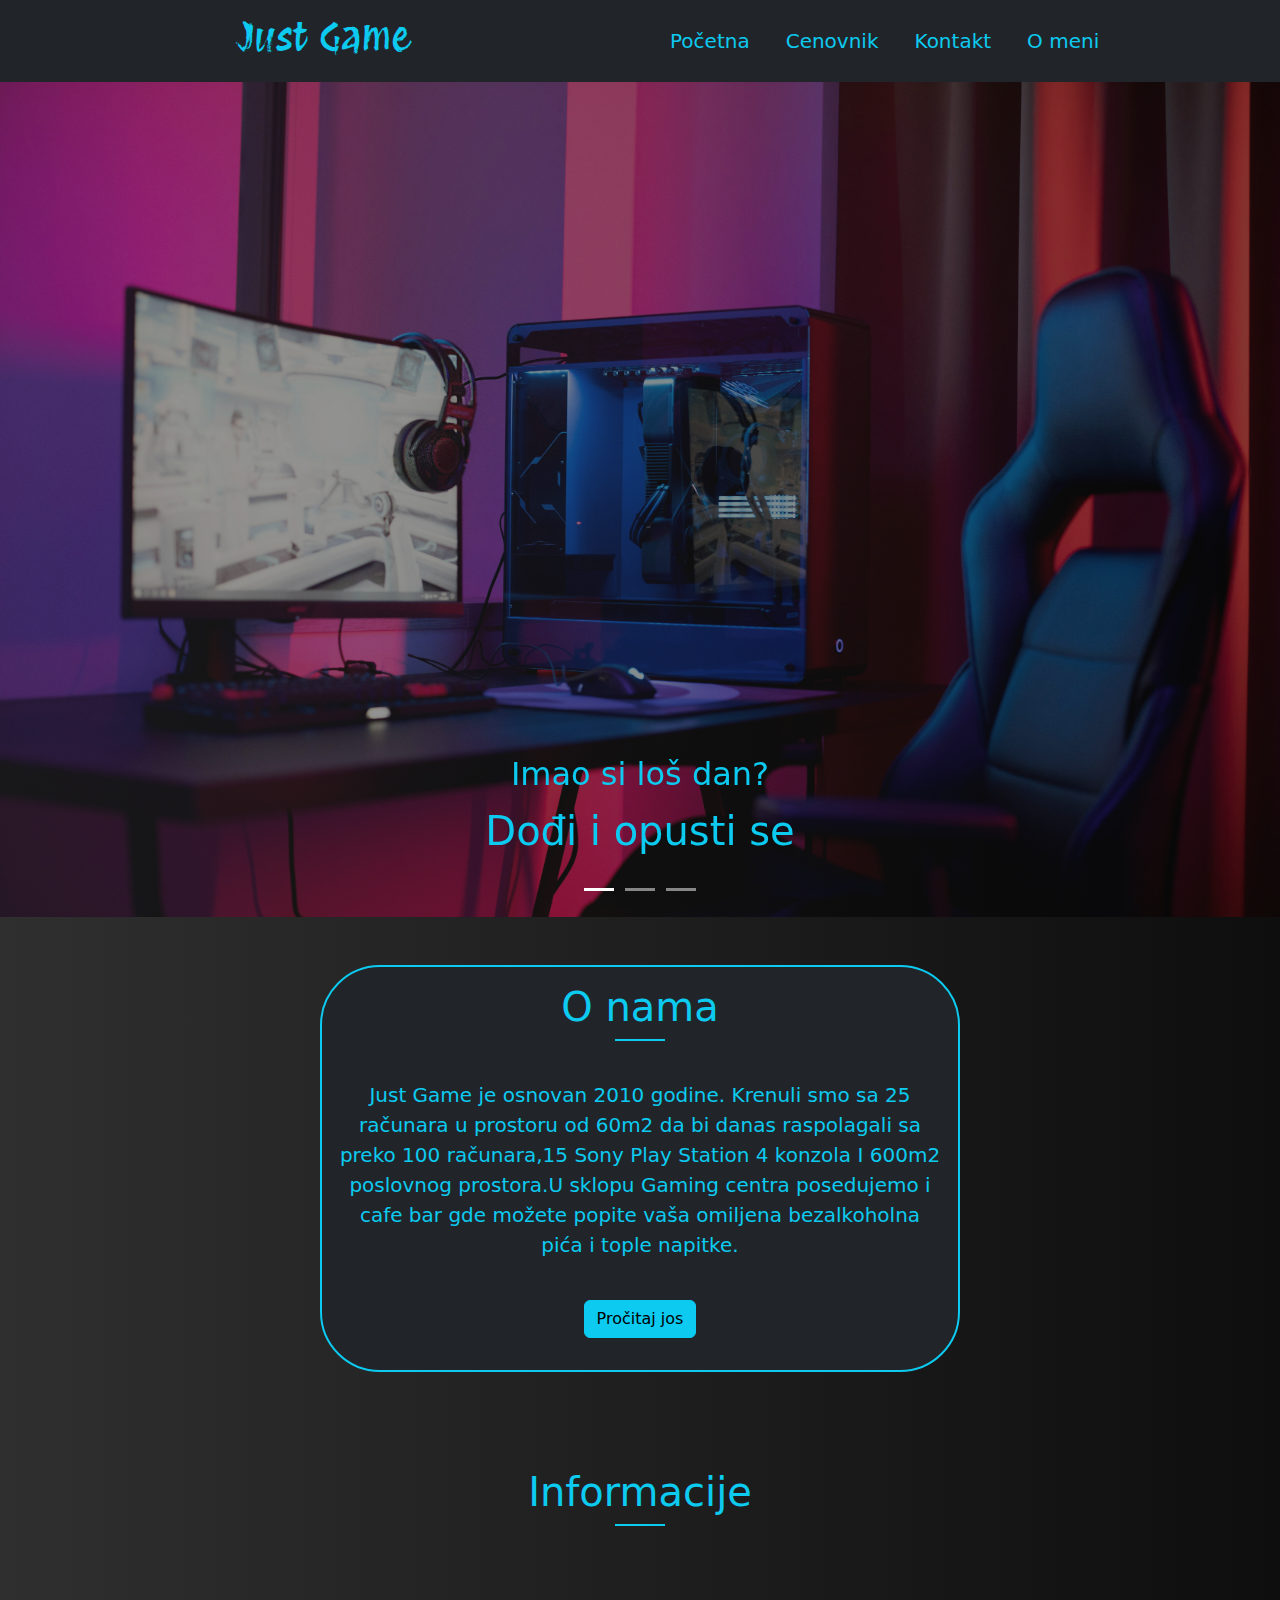
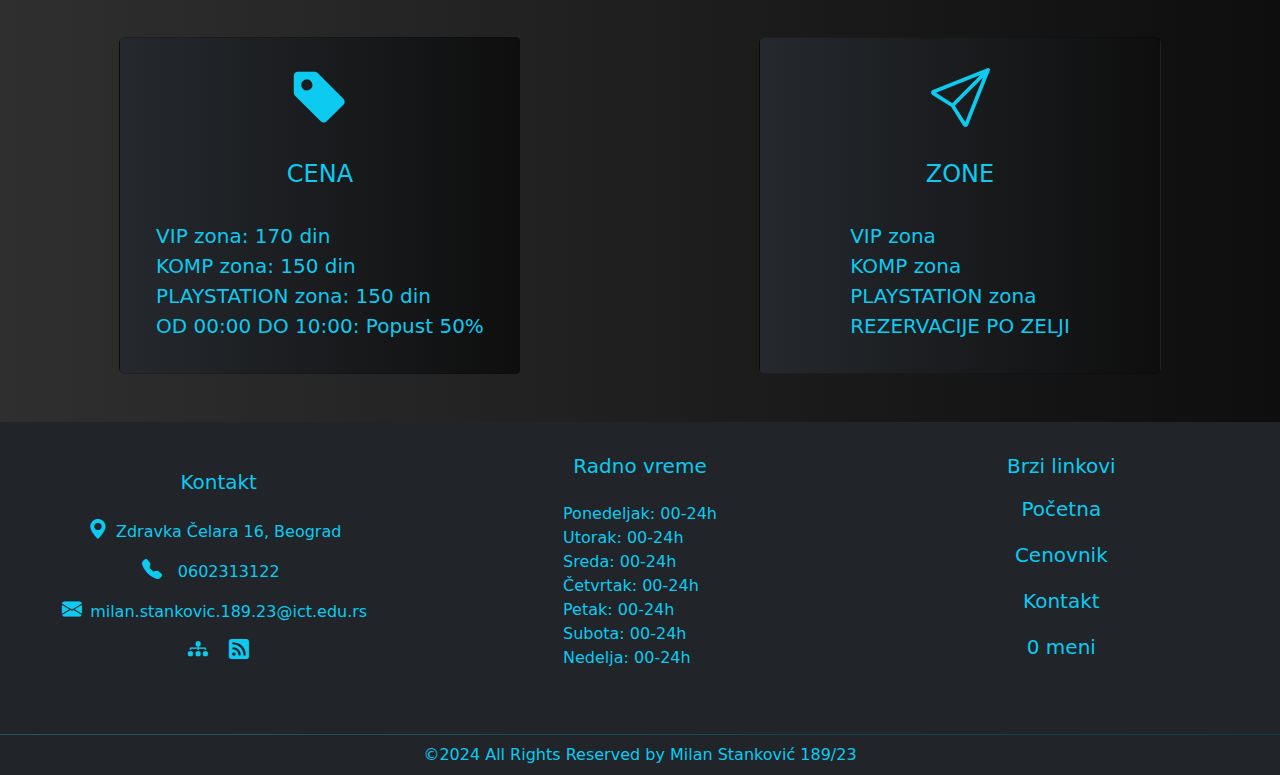
<file: index.html>
<!DOCTYPE html>
<html lang="sr">
	<head>
		<title>Pocetna</title>
		<meta charset="UTF-8"/>
		<meta name="description" content="Just Game,igraonica,bootstrep">
    <meta name="keywords" content="Just game,bootstrap,rss,sitemap,playstation,kompjuteri,igrice,duzenje" >
		<meta name="autor" content="Milan Stanković 189/23">
    <meta name="viewport" content="width=device-width, initial-scale=1.0">
		<link rel="stylesheet" href="assets/css/style.css" type="text/css"/>
    <link rel="stylesheet" href="assets/css/responsive.css" type="text/css"/>
		<link rel="icon" href="assets/img/logo1.png">
    <link rel="stylesheet" href="https://cdn.jsdelivr.net/npm/bootstrap-icons@1.11.3/font/bootstrap-icons.min.css">
    <link href="https://cdn.jsdelivr.net/npm/bootstrap@5.3.3/dist/css/bootstrap.min.css" rel="stylesheet" integrity="sha384-QWTKZyjpPEjISv5WaRU9OFeRpok6YctnYmDr5pNlyT2bRjXh0JMhjY6hW+ALEwIH" crossorigin="anonymous">
	</head>
    <body class="text-info">
        <header>
            <div class="container-fluid text-end bg-dark">
                <nav class="navbar navbar-expand-lg justify-content-center">
                    <div class="container-fluid row d-flex justify-content-center justify-content-sm-between">
                        <div class="col-4 col-md-6 d-flex justify-content-center ">
                            <a class="navbar-brand" href="#">
                                <h1 class="text-info ">Just Game</h1>
                            </a>
                        </div>
                        <button class="navbar-toggler col-sm-1 text-info" type="button" data-bs-toggle="collapse" data-bs-target="#navbarNav" aria-controls="navbarNav" aria-expanded="false" aria-label="Toggle navigation">
                            <span class="navbar-toggler-icon text-info"></span>
                        </button>
                        <div class="collapse navbar-collapse col-8 col-md-6" id="navbarNav">
                            <ul class="navbar-nav">
                                <li class="nav-item">
                                    <a class="nav-link active text-info " aria-current="page" href="#">Početna</a>
                                </li>
                                <li class="nav-item ">
                                  <a class="nav-link text-info " href="assets/stranice/cenovnik.html">Cenovnik</a>
                                </li>
                                <li class="nav-item ">
                                    <a class="nav-link text-info " href="assets/stranice/kontakt.html">Kontakt</a>
                                </li>
                                <li class="nav-item">
                                    <a class="nav-link text-info" href="assets/stranice/o-meni.html">O meni</a>
                                </li>
                            </ul>
                        </div>
                    </div>
                 </nav>
            </div>
        </header>
        <div id="carouselExampleCaptions" class="carousel slide">
            <div class="carousel-indicators d-none d-md-block text-center">
              <button type="button" data-bs-target="#carouselExampleCaptions" data-bs-slide-to="0" class="active" aria-current="true" aria-label="Slide 1"></button>
              <button type="button" data-bs-target="#carouselExampleCaptions" data-bs-slide-to="1" aria-label="Slide 2"></button>
              <button type="button" data-bs-target="#carouselExampleCaptions" data-bs-slide-to="2" aria-label="Slide 3"></button>
            </div>
            <div class="carousel-inner d-none d-md-flex">
              <div class="carousel-item active">
                <img src="assets/img/pozadina.jpg" class="d-block w-100 opacity-50 object-fit-cover" height="835"  alt="pozadina">
                <div class="carousel-caption d-none d-md-block">
                  <h2 class="text-info">Imao si loš dan?</h2>
                  <p class="text-info vs2">Dođi i opusti se</p>
                </div>
              </div>
              <div class="carousel-item">
                <img src="assets/img/pozadina1.jpg" class="d-block w-100 opacity-50 object-fit-cover" height="835" alt="pozadina">
                <div class="carousel-caption d-none d-md-block">
                  <h2 class="text-info">Hoćeš da popiješ nešto toplo?</h2>
                  <p class="text-info vs2">Imamo i šank sa bezalkoholnim pićima i toplim napicima</p>
                </div>
              </div>
              <div class="carousel-item">
                <img src="assets/img/pozadina2.jpg" class="d-block w-100 opacity-50 object-fit-cover" height="835" alt="pozadina">
                <div class="carousel-caption d-none d-md-block">
                  <h2 class="text-info">Želiš da igraš u miru i tišini?</h2>
                  <p class="text-info vs2"> Samo uzmi VIP zonu i nećeš čuti ni zvuk</p>
                </div>
              </div>
            </div>
        </div>
        </div>
        <div id="carouselExampleAutoplaying" class="carousel slide  d-md-none d-block my-2" data-bs-ride="carousel">
          <div class="carousel-inner">
            <div class="carousel-item active">
              <img src="assets/img/pozadina.jpg" class="d-block w-100 opacity-50" alt="pozadina" height="auto">
              <div class="carousel-caption">
                <h5 class="text-info">Imali ste loš dan?</h5>
                <p class="text-info vs1">Dođi i opusti se</p>
            </div>
            </div>
            <div class="carousel-item">
              <img src="assets/img/pozadina1.jpg" class="d-block w-100 opacity-50" alt="pozadina1" height="auto">
              <div class="carousel-caption">
                <h5 class="text-info">Hoćeš da popiješ nešto toplo?</h5>
                <p class="text-info vs1">Imamo i šank sa bezalkoholnim pićima i toplim napicima</p>
            </div>
            </div>
            <div class="carousel-item">
              <img src="assets/img/pozadina2.jpg" class="d-block w-100 opacity-50" alt="pozadina2" height="auto">
              <div class="carousel-caption">
                <h5 class="text-info">Zeliš da igras u miru i tišini?</h5>
                <p class="text-info vs1"> Samo uzmi VIP zonu i nećeš čuti ni zvuk</p>
            </div>
            </div>
          </div>
          <button class="carousel-control-prev" type="button" data-bs-target="#carouselExampleAutoplaying" data-bs-slide="prev">
            <span class="carousel-control-prev-icon" aria-hidden="true"></span>
            <span class="visually-hidden">Previous</span>
          </button>
          <button class="carousel-control-next" type="button" data-bs-target="#carouselExampleAutoplaying" data-bs-slide="next">
            <span class="carousel-control-next-icon" aria-hidden="true"></span>
            <span class="visually-hidden">Next</span>
          </button>
        </div>
        <div class="container-fluid my-5 ">
          <div class="row text-center d-flex justify-content-center">
            <div class="col-xxl-5 col-xl-6 col-md-8 col-9 br p-3 bg-dark">
              <h3 class="vs2">O nama</h3>
              <div class="d-flex justify-content-center">
                <div class="line"></div>
              </div>
              <p class="vs1 my-4">
                Just Game je osnovan 2010 godine. Krenuli smo sa 25 računara u prostoru
                od 60m2 da bi danas raspolagali sa preko 100 računara,15 Sony Play Station
                4 konzola I 600m2 poslovnog prostora.U sklopu Gaming centra posedujemo i cafe
                bar gde možete popite vaša omiljena bezalkoholna pića i tople napitke.
              </p>
              <button type="button" class="btn btn-info my-3" data-bs-toggle="modal" data-bs-target="#exampleModal">
                Pročitaj jos
              </button> 
            </div>
          </div>
        </div>
        <main>
          <div class="container-fluid d-flex flex-column justify-content-center p-0 ">
            <div class="mx-auto my-5 ">
              <h3 class="vs2">Informacije</h3>
              <div class="d-flex justify-content-center">
                <div class="line"></div>
              </div>
            </div>
            <div class="row mx-0">
              <div class="col-lg-4 col-8 my-5 mx-auto">
                <div class="card text-info bg1 vs1">
                  <div  class="card-body d-flex align-items-center flex-column ">
                    <a href="assets/stranice/cenovnik.html"><i class="bi bi-tag-fill vs text-info"></i></a>
                    <h4 class="card-title my-3">
                      CENA
                    </h4>
                    <p class="card-text my-3">
                      VIP zona: 170 din <br/>
                      KOMP zona: 150 din <br/>
                      PLAYSTATION zona: 150 din <br/>
                      OD 00:00 DO 10:00: Popust 50% <br/>
                    </p>
                  </div>
                </div>
              </div>
              <div class="col-lg-4 col-8 my-5 mx-auto">
                <div class="card text-info bg1 vs1">
                  <div  class="card-body d-flex align-items-center flex-column ">
                    <a href="assets/stranice/kontakt.html"><i class="bi bi-send vs text-info"></i></a>
                    <h4 class="card-title my-3">
                      ZONE
                    </h4>
                    <p class="card-text my-3">
                        VIP zona <br/>
                        KOMP zona<br/>
                        PLAYSTATION zona<br/>
                        REZERVACIJE PO ZELJI
                    </p>
                  </div>
                </div>
              </div>
            </div>
          </div>
        </main>
        <!-- Modal -->
        <div class="modal fade" id="exampleModal" tabindex="-1" aria-labelledby="exampleModalLabel" aria-hidden="true">
          <div class="modal-dialog">
            <div class="modal-content">
              <div class="modal-header bg-dark">
                <h1 class="modal-title fs-5" id="exampleModalLabel">O nama</h1>
                <button type="button" class="btn-close" data-bs-dismiss="modal" aria-label="Close"></button>
              </div>
              <div class="modal-body bg-dark">
                <p>
                  Just Game je sačinjen od tima profesionalaca koji su u ovoj industriji vise od jednu deceniju.
                  Različita iskustva prikupljena iz perioda igranja igrica, organizovanja turnira, internacionalnih
                  takmičenja su nam omogućila da stvorimo priliku i dignemo domaći e-Sports na viši nivo. Popularizacijom
                  ove industrije, vidimo da neke igrice i njihova popularnost se meri sa real life sportovima, te sve više
                  e-Sports igrača širom sveta dobija epitet “profesionalaca” ljudi kojima je gejming životno opredeljenje
                  i vrlo uspešan profesionalni poziv, kao što su to bili fudbaleri ili košarkaši pre par decenija. Just 
                  Game tim je shvatio potencijal elektronskog sporta i odlučio da ponudi širok spektar usluga svojoj publici
                  : igraonicu, prvu gejming akademiju, prodavnicu gejming opreme, profesionalni tim, zanimljive dogadjaje i turnire.
                </p>
                  Pored najnovijih igrica i najboljih računara poslednje generacije u našoj ponudi možete
                  i sa vašim uredjajem koristiti besplatan wireless u cafe-u. Nudimo kvalitetan i stabilan
                  optički internet koji zadovoljava i najzahtevnije korisnike.
              </div>
              <div class="modal-footer bg-dark">
                <a href="assets/stranice/kontakt.html"><button type="button" class="btn btn-primary">Kontakt</button></a>
                <button type="button" class="btn btn-secondary" data-bs-dismiss="modal">Close</button>
              </div>
            </div>
          </div>
        </div>
        <!--kraj modala-->
        <footer class="container-fluid bg-dark">
          <div class="row p-2 d-flex justify-content-sm-between justify-content-center">
            <div class="col-lg-4 col-sm-5 col-10 text-center lh-lg my-4">
              	<h5 class="my-3">Kontakt</h5>
              	<i class="bi bi-geo-alt-fill my-2 vs1"></i><a href="https://www.google.com/maps/place/%D0%92%D0%B8%D1%81%D0%BE%D0%BA%D0%B0+ICT+%D1%88%D0%BA%D0%BE%D0%BB%D0%B0/@44.8142572,20.4818345,17z/data=!3m1!4b1!4m6!3m5!1s0x475a7a9609031735:0xc17ed71f59ac4725!8m2!3d44.8142534!4d20.4844148!16s%2Fg%2F11gfj66vz7?hl=sr&entry=ttu" target="_blank" class="text-decoration-none text-info p-2">Zdravka Čelara 16, Beograd</a> <br/>
              	<i class="bi bi-telephone-fill my-2 vs1"></i><a class="text-decoration-none text-info p-3"  href="tel:+381602313122">0602313122</a><br/>
              	<i class="bi bi-envelope-fill my-2 vs1 "></i><a class="text-decoration-none text-info p-2"  href="mailto:milan.stankovic.189.23@ict.edu.rs ">milan.stankovic.189.23@ict.edu.rs</a> <br/>
		<a href="sitemap.xml" target="_blank"><i class="bi bi-diagram-3-fill text-info vs1 p-2"></i></a>
              	<a href="rss.xml" target="_blank"><i class="bi bi-rss-fill text-info vs1 p-2"></i></a>
            </div>
            <div class="col-lg-4 col-sm-5 col-10 d-flex flex-column align-items-center lh-base my-4">
              <div>
                <h5>Radno vreme</h5>
              </div>
              <div class="my-3">
                <p class="lh-base">
                  Ponedeljak: 00-24h <br/>
                  Utorak: 00-24h<br/>
                  Sreda: 00-24h<br/>
                  Četvrtak: 00-24h<br/>
                  Petak: 00-24h<br/>
                  Subota: 00-24h<br/>
                  Nedelja: 00-24h
                </p>
              </div>
            </div>
            <div class="col-lg-4 d-none d-lg-flex flex-column align-items-center my-4">
                <h5>Brzi linkovi</h5>
                <a href="#" class="text-info text-decoration-none vs1 p-2">Početna</a>
                <a href="assets/stranice/cenovnik.html" class="text-info text-decoration-none vs1 p-2">Cenovnik</a>
                <a href="assets/stranice/kontakt.html" class="text-info text-decoration-none vs1 p-2">Kontakt</a>
                <a href="assets/stranice/o-meni.html" class="text-info text-decoration-none vs1 p-2">0 meni</a>
          </div>
        </footer>
        <hr class="m-0"/>
        <div class="container-fluid text-center bg-dark p-2">
          <p class="m-0">&copy;2024 All Rights Reserved by Milan Stanković 189/23</p>
        </div>
        <script src="https://cdn.jsdelivr.net/npm/@popperjs/core@2.11.8/dist/umd/popper.min.js" integrity="sha384-I7E8VVD/ismYTF4hNIPjVp/Zjvgyol6VFvRkX/vR+Vc4jQkC+hVqc2pM8ODewa9r" crossorigin="anonymous"></script>
        <script src="https://cdn.jsdelivr.net/npm/bootstrap@5.3.3/dist/js/bootstrap.min.js" integrity="sha384-0pUGZvbkm6XF6gxjEnlmuGrJXVbNuzT9qBBavbLwCsOGabYfZo0T0to5eqruptLy" crossorigin="anonymous"></script>
    </body>
</html>
</file>
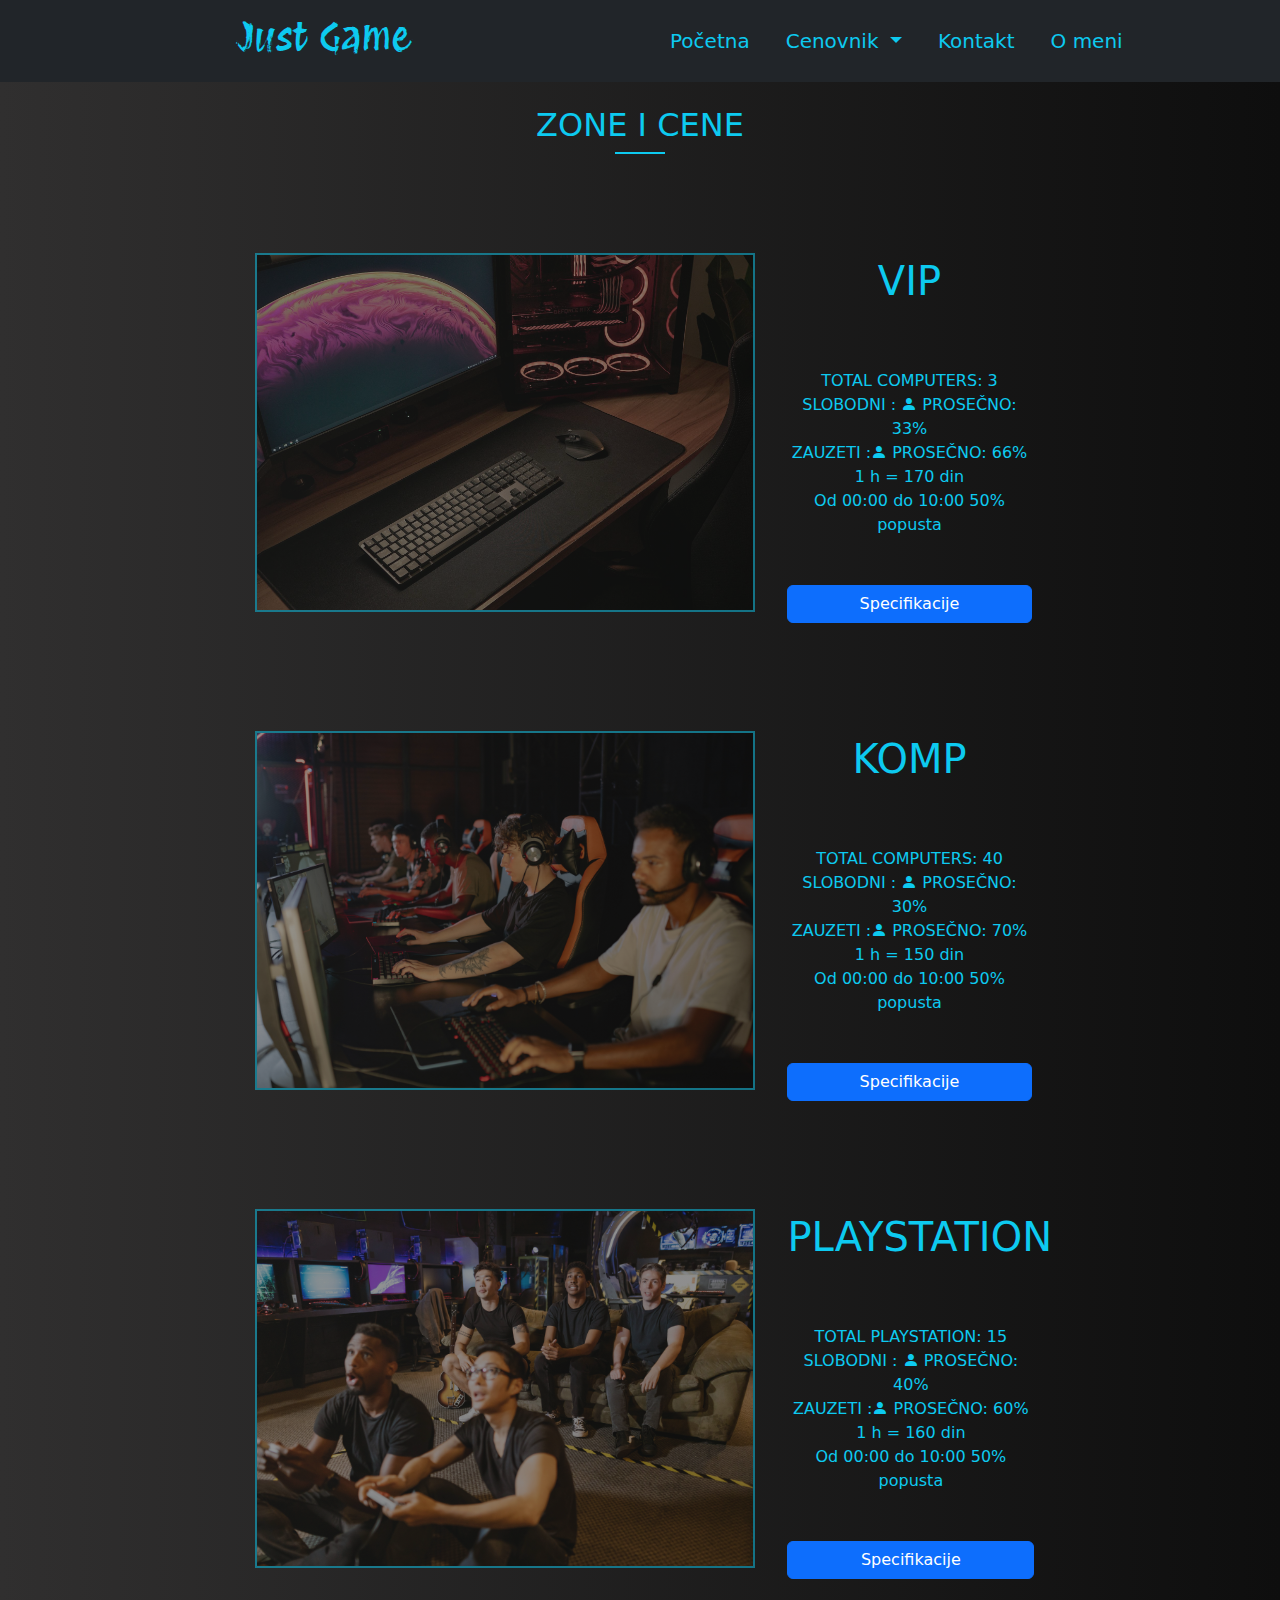
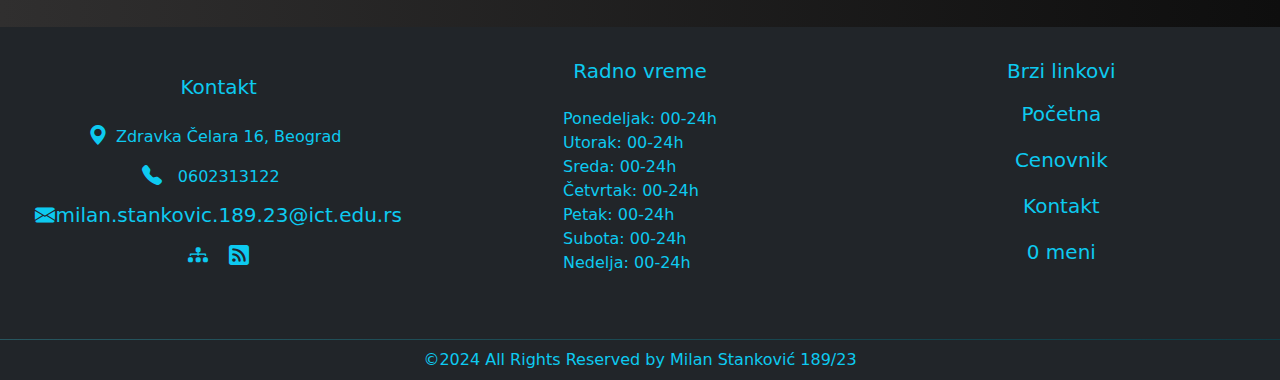
<file: assets/stranice/cenovnik.html>
<!DOCTYPE html>
<html lang="sr">
	<head>
        <title>Cenovnik</title>
        <meta charset="UTF-8"/>
        <meta name="description" content="Just Game,igraonica,bootstrep">
        <meta name="keywords" content="Just game,bootstrap,rss,sitemap,playstation,kompjuteri,igrice,duzenje" >
        <meta name="autor" content="Milan Stanković 189/23">
        <meta name="viewport" content="width=device-width, initial-scale=1.0">
        <link rel="stylesheet" href="../css/style.css" type="text/css"/>
        <link rel="stylesheet" href="../css/responsive.css" type="text/css"/>
        <link rel="icon" href="../img/logo1.png">
        <link rel="stylesheet" href="https://cdn.jsdelivr.net/npm/bootstrap-icons@1.11.3/font/bootstrap-icons.min.css">
        <link href="https://cdn.jsdelivr.net/npm/bootstrap@5.3.3/dist/css/bootstrap.min.css" rel="stylesheet" integrity="sha384-QWTKZyjpPEjISv5WaRU9OFeRpok6YctnYmDr5pNlyT2bRjXh0JMhjY6hW+ALEwIH" crossorigin="anonymous">
    </head>
    <body class="text-info">
        <header>
            <div class="container-fluid text-end bg-dark">
                <nav class="navbar navbar-expand-lg justify-content-center">
                    <div class="container-fluid row d-flex justify-content-center justify-content-sm-between">
                        <div class="col-4 col-md-6 d-flex justify-content-center ">
                            <a class="navbar-brand" href="../../index.html">
                                <h1 class="text-info ">Just Game</h1>
                            </a>
                        </div>
                        <button class="navbar-toggler col-sm-1 text-info" type="button" data-bs-toggle="collapse" data-bs-target="#navbarNav" aria-controls="navbarNav" aria-expanded="false" aria-label="Toggle navigation">
                            <span class="navbar-toggler-icon text-info"></span>
                        </button>
                        <div class="collapse navbar-collapse col-8 col-md-6" id="navbarNav">
                            <ul class="navbar-nav">
                                <li class="nav-item">
                                    <a class="nav-link active text-info " aria-current="page" href="../../index.html">Početna</a>
                                </li>
                                <li class="nav-item dropdown p-8">
                                    <a class="nav-link text-info dropdown-toggle" href="#" role="button" data-bs-toggle="dropdown" aria-expanded="false">
                                        Cenovnik
                                    </a>
                                    <ul class="dropdown-menu bg-dark" aria-labelledby="dropdownMenuButtonDark">
                                        <li><a class="dropdown-item text-info " href="#vip">VIP zona</a></li>
                                        <li><a class="dropdown-item text-info " href="#KOMP">KOMP zona</a></li>
                                        <li><a class="dropdown-item text-info" href="#play">PLAYSTATION zona</a></li>
                                    </ul>
                                  </li>
                                <li class="nav-item ">
                                    <a class="nav-link text-info " href="kontakt.html">Kontakt</a>
                                </li>
                                <li class="nav-item">
                                    <a class="nav-link text-info" href="o-meni.html">O meni</a>
                                </li>
                            </ul>
                        </div>
                    </div>
                 </nav>
            </div>
        </header>
        <main class="container-fluid">
          <div class="row d-flex justify-content-center ">
            <div class="text-center col-10 mx-auto my-4">
              <h2>ZONE I CENE</h2>
              <div class="d-flex justify-content-center">
                <div class="line"></div>
              </div>
            </div>
            <div class="col-10 d-flex flex-column align-items-center mx-auto my-5">
              <div class="row d-flex align-items-center justify-content-center justify-content-lg-none">
                <div class="col-lg-8 col-10 d-flex justify-content-center justify-content-lg-none">
                  <img src="../img/as1.jpg" alt="vip zona" class="slika1 opacity-50 object-fit-cover">
                </div>
                <div class="col-lg-4 col-10 d-flex flex-column justify-content-center" id="vip">
                  <h3 class="text-center vs2 my-3">VIP</h3>
                  <p class="my-5 text-center">
                    TOTAL COMPUTERS: 3 <br/>
                    SLOBODNI : <i class="bi bi-person-fill"></i> PROSEČNO: 33% <br/>
                    ZAUZETI :<i class="bi bi-person-fill"></i>  PROSEČNO: 66% <br/>
                    1 h = 170 din <br/>
                    Od 00:00 do 10:00 50% popusta
                  </p>
                  <button type="button" class="btn btn-primary" data-bs-toggle="modal" data-bs-target="#exampleModal">
                    Specifikacije 
                  </button>
                </div>
              </div>
            </div>
            <div class="col-10 mx-auto d-flex flex-column align-items-center my-5">
              <div class="row d-flex align-items-center justify-content-center justify-content-lg-none">
                <div class="col-lg-8 col-10 d-flex justify-content-center justify-content-lg-none">
                  <img src="../img/as2.jpg" alt="KOMP zona" class="slika1 opacity-50 object-fit-cover">
                </div>
                <div class="col-lg-4 col-10 d-flex flex-column justify-content-center" id="KOMP">
                  <h3 class="text-center vs2 my-3">KOMP</h3>
                  <p class="my-5 text-center">
                    TOTAL COMPUTERS: 40 <br/>
                    SLOBODNI : <i class="bi bi-person-fill"></i> PROSEČNO: 30% <br/>
                    ZAUZETI :<i class="bi bi-person-fill"></i>  PROSEČNO: 70% <br/>
                    1 h = 150 din <br/>
                    Od 00:00 do 10:00 50% popusta
                  </p>
                  <button type="button" class="btn btn-primary " data-bs-toggle="modal" data-bs-target="#exampleModal1">
                    Specifikacije 
                  </button>
                </div>
              </div>
            </div>
            <div class="col-10 mx-auto d-flex flex-column align-items-center my-5">
              <div class="row d-flex align-items-center justify-content-center justify-content-lg-none">
                <div class="col-lg-8 col-10 d-flex justify-content-center justify-content-lg-none">
                  <img src="../img/as3.jpg" alt="PLAYSTATION zona" class="slika1 opacity-50 object-fit-cover">
                </div>
                <div class="col-lg-4 col-10 d-flex flex-column justify-content-center" id="play">
                  <h3 class="text-center vs2 my-3">PLAYSTATION</h3>
                  <p class="my-5 text-center">
                    TOTAL PLAYSTATION: 15 <br/>
                    SLOBODNI : <i class="bi bi-person-fill"></i> PROSEČNO: 40% <br/>
                    ZAUZETI :<i class="bi bi-person-fill"></i>  PROSEČNO: 60% <br/>
                    1 h = 160 din <br/>
                    Od 00:00 do 10:00 50% popusta
                  </p>
                  <button type="button" class="btn btn-primary " data-bs-toggle="modal" data-bs-target="#exampleModal2">
                    Specifikacije 
                  </button>
                </div>
              </div>
            </div>
          </div>
        </main>
        <!-- Modal -->
        <div class="modal fade" id="exampleModal" tabindex="-1" aria-labelledby="exampleModalLabel" aria-hidden="true">
          <div class="modal-dialog">
            <div class="modal-content">
              <div class="modal-header bg-dark">
                <h1 class="modal-title fs-5" id="exampleModalLabel">Komponente</h1>
                <button type="button" class="btn-close" data-bs-dismiss="modal" aria-label="Close"></button>
              </div>
              <div class="modal-body bg-dark">
                <div class="row">
                  <div class="col-4 d-flex justify-content-center">
                    <i class="bi bi-cpu-fill my-4 vs"></i>
                  </div>
                  <div class="col-4 d-flex align-items-center">
                    <h6>intel i7</h6>
                  </div>
                </div>
                <div class="row">
                  <div class="col-4 d-flex justify-content-center">
                    <i class="bi bi-gpu-card my-4 vs"></i> 
                  </div>
                  <div class="col-4 d-flex align-items-center">
                    <h6>GTX 3070</h6>
                  </div>
                </div><div class="row">
                  <div class="col-4 d-flex justify-content-center">
                    <i class="bi bi-memory my-4 vs"></i>
                  </div>
                  <div class="col-4 d-flex align-items-center">
                    <h6>32 GB</h6>
                  </div>
                </div><div class="row">
                  <div class="col-4 d-flex justify-content-center">
                    <i class="bi bi-nvme-fill my-4 vs"></i>
                  </div>
                  <div class="col-4 d-flex align-items-center">
                    <h6>1 TB</h6>
                  </div>
                </div>
              </div>
              <div class="modal-footer bg-dark">
                <button type="button" class="btn btn-secondary" data-bs-dismiss="modal">Close</button>
              </div>
            </div>
          </div>
        </div>
        <div class="modal fade" id="exampleModal1" tabindex="-1" aria-labelledby="exampleModalLabel" aria-hidden="true">
          <div class="modal-dialog">
            <div class="modal-content">
              <div class="modal-header bg-dark">
                <h1 class="modal-title fs-5" id="exampleModalLabel">Komponente</h1>
                <button type="button" class="btn-close" data-bs-dismiss="modal" aria-label="Close"></button>
              </div>
              <div class="modal-body bg-dark">
                <div class="row">
                  <div class="col-4 d-flex justify-content-center">
                    <i class="bi bi-cpu-fill my-4 vs"></i>
                  </div>
                  <div class="col-4 d-flex align-items-center">
                    <h6>intel i5</h6>
                  </div>
                </div>
                <div class="row">
                  <div class="col-4 d-flex justify-content-center">
                    <i class="bi bi-gpu-card my-4 vs"></i> 
                  </div>
                  <div class="col-4 d-flex align-items-center">
                    <h6>GTX 1070</h6>
                  </div>
                </div><div class="row">
                  <div class="col-4 d-flex justify-content-center">
                    <i class="bi bi-memory my-4 vs"></i>
                  </div>
                  <div class="col-4 d-flex align-items-center">
                    <h6>16 GB</h6>
                  </div>
                </div><div class="row">
                  <div class="col-4 d-flex justify-content-center">
                    <i class="bi bi-nvme-fill my-4 vs"></i>
                  </div>
                  <div class="col-4 d-flex align-items-center">
                    <h6>1 TB</h6>
                  </div>
                </div>
              </div>
              <div class="modal-footer bg-dark">
                <button type="button" class="btn btn-secondary" data-bs-dismiss="modal">Close</button>
              </div>
            </div>
          </div>
        </div>
        <div class="modal fade" id="exampleModal2" tabindex="-1" aria-labelledby="exampleModalLabel" aria-hidden="true">
          <div class="modal-dialog">
            <div class="modal-content">
              <div class="modal-header bg-dark">
                <h1 class="modal-title fs-5" id="exampleModalLabel">Komponente</h1>
                <button type="button" class="btn-close" data-bs-dismiss="modal" aria-label="Close"></button>
              </div>
              <div class="modal-body bg-dark">
                <div class="row">
                  <div class="col-4 d-flex justify-content-center">
                    <i class="bi bi-cpu-fill my-4 vs"></i>
                  </div>
                  <div class="col-4 d-flex align-items-center">
                    <h6>Ryzen Zen 8 </h6>
                  </div>
                </div>
                <div class="row">
                  <div class="col-4 d-flex justify-content-center">
                    <i class="bi bi-gpu-card my-4 vs"></i> 
                  </div>
                  <div class="col-4 d-flex align-items-center">
                    <h6>AMD Radeon RDNA</h6>
                  </div>
                </div><div class="row">
                  <div class="col-4 d-flex justify-content-center">
                    <i class="bi bi-memory my-4 vs"></i>
                  </div>
                  <div class="col-4 d-flex align-items-center">
                    <h6>16 GB</h6>
                  </div>
                </div><div class="row">
                  <div class="col-4 d-flex justify-content-center">
                    <i class="bi bi-nvme-fill my-4 vs"></i>
                  </div>
                  <div class="col-4 d-flex align-items-center">
                    <h6>1 TB</h6>
                  </div>
                </div>
              </div>
              <div class="modal-footer bg-dark">
                <button type="button" class="btn btn-secondary" data-bs-dismiss="modal">Close</button>
              </div>
            </div>
          </div>
        </div>
        <!--kraj modala-->
        <footer class="container-fluid bg-dark">
            <div class="row p-2 d-flex justify-content-sm-between justify-content-center">
              <div class="col-lg-4 col-sm-5 col-10 lh-lg text-center my-4">
                <h5 class="my-3">Kontakt</h5>
                <i class="bi bi-geo-alt-fill my-2 vs1"></i><a href="https://www.google.com/maps/place/%D0%92%D0%B8%D1%81%D0%BE%D0%BA%D0%B0+ICT+%D1%88%D0%BA%D0%BE%D0%BB%D0%B0/@44.8142572,20.4818345,17z/data=!3m1!4b1!4m6!3m5!1s0x475a7a9609031735:0xc17ed71f59ac4725!8m2!3d44.8142534!4d20.4844148!16s%2Fg%2F11gfj66vz7?hl=sr&entry=ttu" target="_blank" class="text-decoration-none text-info p-2">Zdravka Čelara 16, Beograd</a> <br/>
                <i class="bi bi-telephone-fill my-2 vs1"></i><a class="text-decoration-none text-info p-3"  href="tel:+381602313122">0602313122</a><br/>
                <i class="bi bi-envelope-fill my-2 vs1 "></i><a class="text-decoration-none text-info vs1"  href="mailto:milan.stankovic.189.23@ict.edu.rs ">milan.stankovic.189.23@ict.edu.rs</a> <br/>
		<a href="../../sitemap.xml" target="_blank"><i class="bi bi-diagram-3-fill text-info vs1 p-2"></i></a>
              	<a href="../../rss.xml" target="_blank"><i class="bi bi-rss-fill text-info vs1 p-2"></i></a>
              </div>
              <div class="col-lg-4 col-sm-5 col-10 d-flex flex-column align-items-center my-4">
                <div>
                  <h5>Radno vreme</h5>
                </div>
                <div class="my-3">
                  <p class="lh-base">
                    Ponedeljak: 00-24h <br/>
                    Utorak: 00-24h<br/>
                    Sreda: 00-24h<br/>
                    Četvrtak: 00-24h<br/>
                    Petak: 00-24h<br/>
                    Subota: 00-24h<br/>
                    Nedelja: 00-24h
                  </p>
                </div>
              </div>
              <div class="col-lg-4 d-none d-lg-flex flex-column align-items-center my-4 ">
                  <h5>Brzi linkovi</h5>
                  <a href="../../index.html" class="text-info text-decoration-none vs1 p-2">Početna</a>
                  <a href="#" class="text-info text-decoration-none vs1 p-2">Cenovnik</a>
                  <a href="kontakt.html" class="text-info text-decoration-none vs1 p-2">Kontakt</a>
                  <a href="o-meni.html" class="text-info text-decoration-none vs1 p-2">0 meni</a>
            </div>
        </footer>
          <hr class="m-0"/>
          <div class="container-fluid text-center bg-dark p-2">
            <p class="m-0">&copy;2024 All Rights Reserved by Milan Stanković 189/23</p>
          </div>
        <script src="https://cdn.jsdelivr.net/npm/bootstrap@5.3.3/dist/js/bootstrap.bundle.min.js" integrity="sha384-YvpcrYf0tY3lHB60NNkmXc5s9fDVZLESaAA55NDzOxhy9GkcIdslK1eN7N6jIeHz" crossorigin="anonymous"></script>
    </body>
</html>
</file>
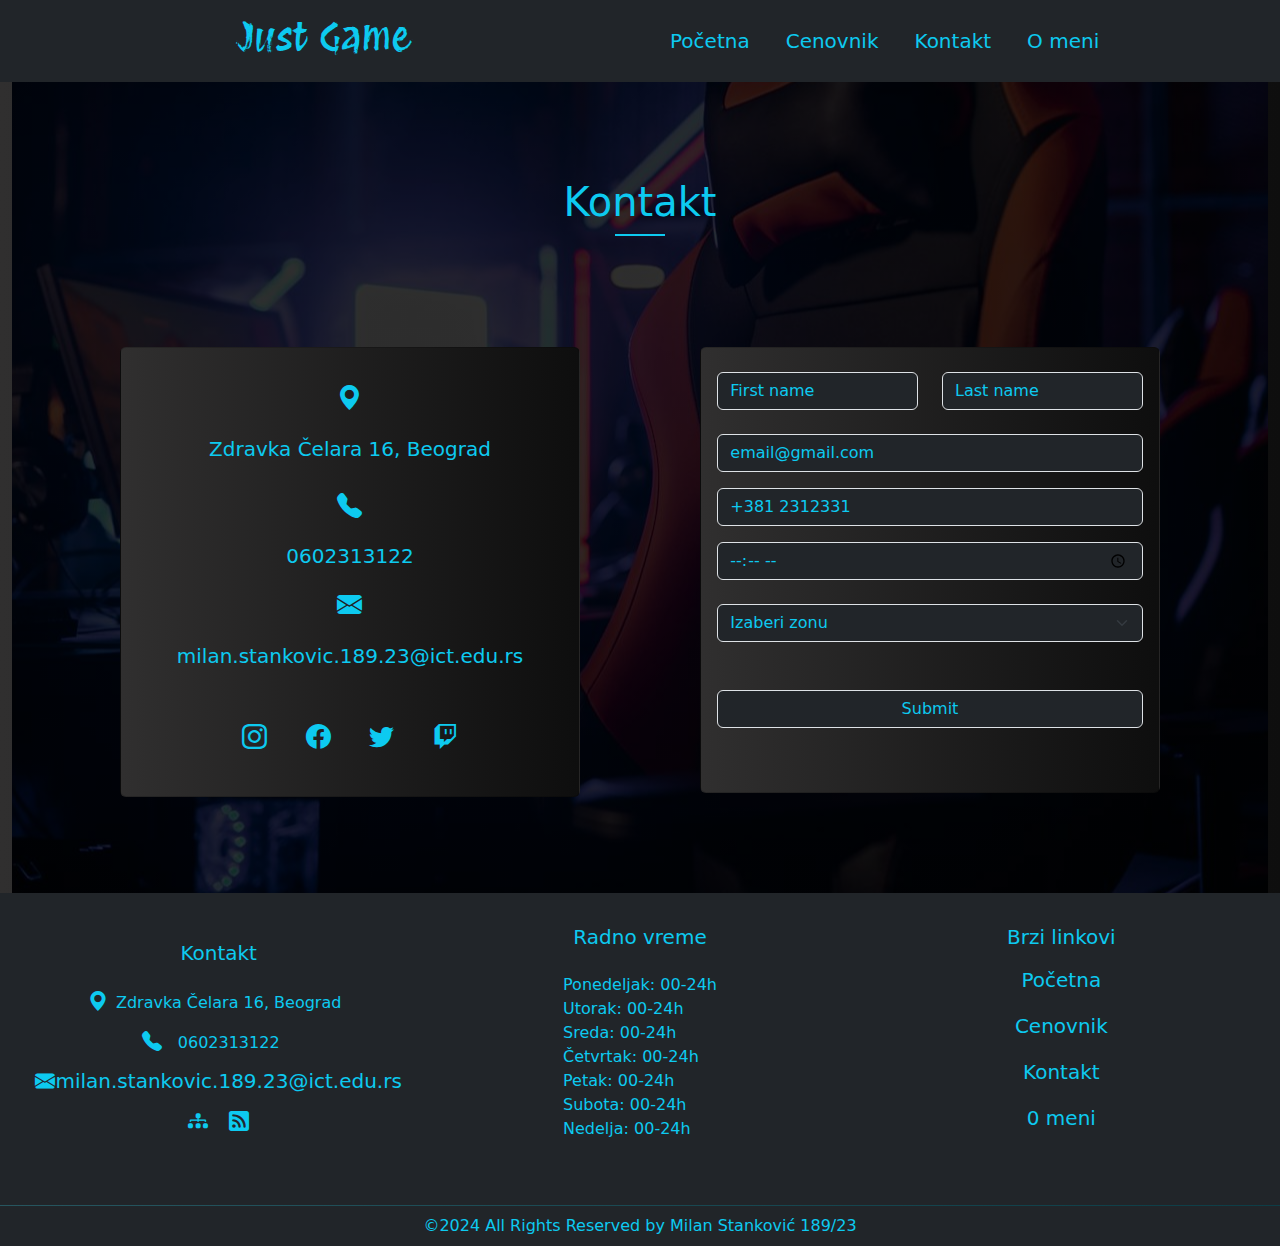
<file: assets/stranice/kontakt.html>
<!DOCTYPE html>
<html lang="sr">
	<head>
		<title>Kontakt</title>
		<meta charset="UTF-8"/>
		<meta name="description" content="Just Game,igraonica,bootstrep">
    <meta name="keywords" content="Just game,bootstrap,rss,sitemap,playstation,kompjuteri,igrice,duzenje" >
		<meta name="autor" content="Milan Stanković 189/23">
    <meta name="viewport" content="width=device-width, initial-scale=1.0">
		<link rel="stylesheet" href="../css/style.css" type="text/css"/>
    <link rel="stylesheet" href="../css/responsive.css" type="text/css"/>
		<link rel="icon" href="../img/logo1.png">
    <link rel="stylesheet" href="https://cdn.jsdelivr.net/npm/bootstrap-icons@1.11.3/font/bootstrap-icons.min.css">
    <link href="https://cdn.jsdelivr.net/npm/bootstrap@5.3.3/dist/css/bootstrap.min.css" rel="stylesheet" integrity="sha384-QWTKZyjpPEjISv5WaRU9OFeRpok6YctnYmDr5pNlyT2bRjXh0JMhjY6hW+ALEwIH" crossorigin="anonymous">
	</head>
    <body class="text-info">
        <header>
            <div class="container-fluid text-end bg-dark">
                <nav class="navbar navbar-expand-lg justify-content-center">
                    <div class="container-fluid row d-flex justify-content-center justify-content-sm-between">
                        <div class="col-4 col-md-6 d-flex justify-content-center ">
                            <a class="navbar-brand" href="../../index.html">
                                <h1 class="text-info ">Just Game</h1>
                            </a>
                        </div>
                        <button class="navbar-toggler col-sm-1 text-info" type="button" data-bs-toggle="collapse" data-bs-target="#navbarNav" aria-controls="navbarNav" aria-expanded="false" aria-label="Toggle navigation">
                            <span class="navbar-toggler-icon text-info"></span>
                        </button>
                        <div class="collapse navbar-collapse col-8 col-md-6" id="navbarNav">
                            <ul class="navbar-nav">
                                <li class="nav-item">
                                    <a class="nav-link active text-info " aria-current="page" href="../../index.html">Početna</a>
                                </li>
                                <li class="nav-item ">
                                  <a class="nav-link text-info " href="cenovnik.html">Cenovnik</a>
                                </li>
                                <li class="nav-item ">
                                    <a class="nav-link text-info " href="#">Kontakt</a>
                                </li>
                                <li class="nav-item">
                                    <a class="nav-link text-info" href="o-meni.html">O meni</a>
                                </li>
                            </ul>
                        </div>
                    </div>
                 </nav>
            </div>
        </header>
        <main class="container-fluid">
            <div class="container-fluid d-flex flex-column justify-content-center p-0 p-md-5 ps">
                <div class="mx-auto my-5 ">
                  <h3 class="vs2">Kontakt</h3>
                  <div class="d-flex justify-content-center">
                    <div class="line"></div>
                  </div>
                </div>
                <div class="row mx-0">
                  <div class="col-lg-5 col-sm-10 col-12 my-5 mx-auto ">
                    <div class="card text-info bg vs1">
                      <div  class="card-body d-flex align-items-center flex-column ">
                        <p class="card-text my-3 ">
                          <i class="bi bi-geo-alt-fill my-2 vs3"></i><p>Zdravka Čelara 16, Beograd</p>
                          <i class="bi bi-telephone-fill my-2 vs3"></i><a class="text-decoration-none text-info my-2"  href="tel:+381602313122">0602313122</a>
                          <i class="bi bi-envelope-fill my-2 vs3 "></i><a class="text-decoration-none text-info my-2"  href="mailto:milan.stankovic.189.23@ict.edu.rs ">milan.stankovic.189.23@ict.edu.rs</a>
                        </p>
                        <div class="my-4">
                          <a href="https://www.instagram.com/" target="_blank"><i class="bi bi-instagram text-info p-3 vs3"></i></a>
                          <a href="https://www.facebook.com/" target="_blank"><i class="bi bi-facebook text-info p-3 vs3"></i></a>
                          <a href="https://twitter.com/home?lang=sr" target="_blank"><i class="bi bi-twitter text-info p-3 vs3"></i></a>
                          <a href="https://www.twitch.tv/" target="_blank"><i class="bi bi-twitch text-info p-3 vs3"></i></a>
                        </div>
                      </div>
                    </div>
                  </div>
                  <div class="col-lg-5 col-sm-10 col-12 my-5 mx-auto">
                    <div class="card text-info bg vs1">
                      <div  class="card-body d-flex align-items-center flex-column ">
                        <form action="">
                          <div class="row">
                            <div class="col my-2">
                              <input type="text" class="form-control text-info bg-dark" value="First name" aria-label="First name" required="required">
                            </div>
                            <div class="col my-2">
                              <input type="text" class="form-control text-info bg-dark" value="Last name" aria-label="Last name" required="required">
                            </div>
                          </div>
                          <div class="col my-3">
                            <input type="email" class="form-control text-info bg-dark" value="email@gmail.com" aria-label="email" required="required">
                          </div>
                          <div class="col my-3">
                            <input type="tel" class="form-control text-info bg-dark" value="+381 2312331" aria-label="tel">
                          </div>
                          <div class="col my-3">
                            <input type="time" class="form-control text-info bg-dark" aria-label="tel">
                          </div>
                          <select class="form-select my-4 bg-dark text-info" aria-label="Default select example" required="required">
                            <option selected>Izaberi zonu</option>
                            <option value="1">VIP</option>
                            <option value="2">KOMP</option>
                            <option value="3">PLAYSTATION</option>
                          </select>
                          <div class="col my-5">
                            <input type="submit" class="form-control text-info bg-dark" placeholder="posalji" aria-label="submit">
                          </div>
                        </form>
                      </div>
                    </div>
                  </div>
                </div>
              </div>
        </main>
        <footer class="container-fluid bg-dark">
          <div class="row p-2 d-flex justify-content-sm-between justify-content-center">
            <div class="col-lg-4 col-sm-5 col-10 lh-lg text-center my-4">
              <h5 class="my-3">Kontakt</h5>
              <i class="bi bi-geo-alt-fill my-2 vs1"></i><a href="https://www.google.com/maps/place/%D0%92%D0%B8%D1%81%D0%BE%D0%BA%D0%B0+ICT+%D1%88%D0%BA%D0%BE%D0%BB%D0%B0/@44.8142572,20.4818345,17z/data=!3m1!4b1!4m6!3m5!1s0x475a7a9609031735:0xc17ed71f59ac4725!8m2!3d44.8142534!4d20.4844148!16s%2Fg%2F11gfj66vz7?hl=sr&entry=ttu" target="_blank" class="text-decoration-none text-info p-2">Zdravka Čelara 16, Beograd</a> <br/>
              <i class="bi bi-telephone-fill my-2 vs1"></i><a class="text-decoration-none text-info p-3"  href="tel:+381602313122">0602313122</a><br/>
              <i class="bi bi-envelope-fill my-2 vs1 "></i><a class="text-decoration-none text-info vs1"  href="mailto:milan.stankovic.189.23@ict.edu.rs ">milan.stankovic.189.23@ict.edu.rs</a> <br/>
		<a href="../../sitemap.xml" target="_blank"><i class="bi bi-diagram-3-fill text-info vs1 p-2"></i></a>
              <a href="../../rss.xml" target="_blank"><i class="bi bi-rss-fill text-info vs1 p-2"></i></a>
            </div>
            <div class="col-lg-4 col-sm-5 col-10 d-flex flex-column align-items-center my-4">
              <div>
                <h5>Radno vreme</h5>
              </div>
              <div class="my-3">
                <p class="lh-base">
                  Ponedeljak: 00-24h <br/>
                  Utorak: 00-24h<br/>
                  Sreda: 00-24h<br/>
                  Četvrtak: 00-24h<br/>
                  Petak: 00-24h<br/>
                  Subota: 00-24h<br/>
                  Nedelja: 00-24h
                </p>
              </div>
            </div>
            <div class="col-lg-4 d-none d-lg-flex flex-column align-items-center my-4 ">
                <h5>Brzi linkovi</h5>
                <a href="../../index.html" class="text-info text-decoration-none vs1 p-2">Početna</a>
                <a href="cenovnik.html" class="text-info text-decoration-none vs1 p-2">Cenovnik</a>
                <a href="#" class="text-info text-decoration-none vs1 p-2">Kontakt</a>
                <a href="o-meni.html" class="text-info text-decoration-none vs1 p-2">0 meni</a>
          </div>
        </footer>
        <hr class="m-0"/>
        <div class="container-fluid text-center bg-dark p-2">
          <p class="m-0">&copy;2024 All Rights Reserved by Milan Stanković 189/23</p>
        </div>
        <script src="https://cdn.jsdelivr.net/npm/bootstrap@5.3.3/dist/js/bootstrap.bundle.min.js" integrity="sha384-YvpcrYf0tY3lHB60NNkmXc5s9fDVZLESaAA55NDzOxhy9GkcIdslK1eN7N6jIeHz" crossorigin="anonymous"></script>
    </body>
</html>
</file>
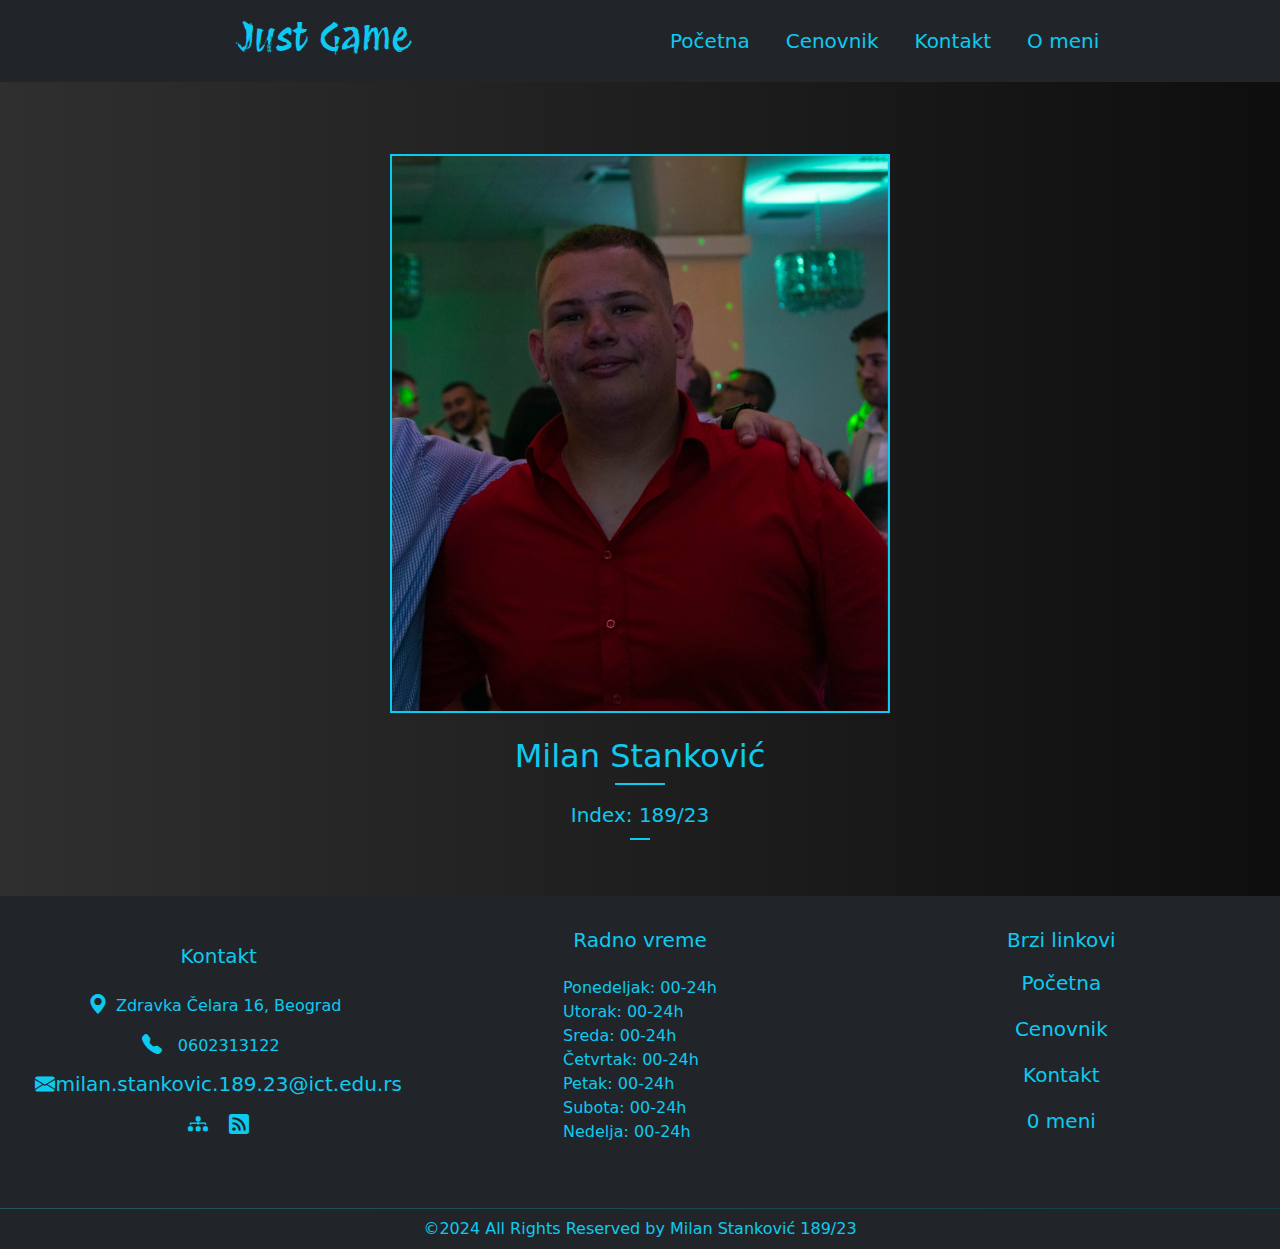
<file: assets/stranice/o-meni.html>
<!DOCTYPE html>
<html lang="sr">
	<head>
		<title>Autor</title>
		<meta charset="UTF-8"/>
		<meta name="description" content="Just Game,igraonica,bootstrep">
        <meta name="keywords" content="Just game,bootstrap,rss,sitemap,playstation,kompjuteri,igrice,duzenje" >
		<meta name="autor" content="Milan Stanković 189/23">
        <meta name="viewport" content="width=device-width, initial-scale=1.0">
		<link rel="stylesheet" href="../css/style.css" type="text/css"/>
        <link rel="stylesheet" href="../css/responsive.css" type="text/css"/>
		<link rel="icon" href="../img/logo1.png">
        <link rel="stylesheet" href="https://cdn.jsdelivr.net/npm/bootstrap-icons@1.11.3/font/bootstrap-icons.min.css">
        <link href="https://cdn.jsdelivr.net/npm/bootstrap@5.3.3/dist/css/bootstrap.min.css" rel="stylesheet" integrity="sha384-QWTKZyjpPEjISv5WaRU9OFeRpok6YctnYmDr5pNlyT2bRjXh0JMhjY6hW+ALEwIH" crossorigin="anonymous">
	</head>
    <body class="text-info">
        <header>
            <div class="container-fluid text-end bg-dark">
                <nav class="navbar navbar-expand-lg justify-content-center">
                    <div class="container-fluid row d-flex justify-content-center justify-content-sm-between">
                        <div class="col-4 col-md-6 d-flex justify-content-center ">
                            <a class="navbar-brand" href="../../index.html">
                                <h1 class="text-info ">Just Game</h1>
                            </a>
                        </div>
                        <button class="navbar-toggler col-sm-1 text-info" type="button" data-bs-toggle="collapse" data-bs-target="#navbarNav" aria-controls="navbarNav" aria-expanded="false" aria-label="Toggle navigation">
                            <span class="navbar-toggler-icon text-info"></span>
                        </button>
                        <div class="collapse navbar-collapse col-8 col-md-6" id="navbarNav">
                            <ul class="navbar-nav">
                                <li class="nav-item">
                                    <a class="nav-link active text-info " aria-current="page" href="../../index.html">Početna</a>
                                </li>
                                <li class="nav-item ">
                                    <a class="nav-link text-info " href="cenovnik.html">Cenovnik</a>
                                </li>
                                <li class="nav-item ">
                                    <a class="nav-link text-info " href="kontakt.html">Kontakt</a>
                                </li>
                                <li class="nav-item">
                                    <a class="nav-link text-info" href="#">O meni</a>
                                </li>
                            </ul>
                        </div>
                    </div>
                 </nav>
            </div>
        </header>
        <main class="container-fluid my-5">
            <div class="row">
                <div class="col d-flex flex-column align-items-center">
                    <img src="../img/ja.jpg" alt="moja slika" class="slika my-4">
                    <h2>Milan Stanković</h2>
                    <div class="d-flex justify-content-center">
                        <div class="line"></div>
                    </div>
                    <p class="m-0 fs-5">Index: 189/23</p>
                    <div class="d-flex justify-content-center my-2">
                        <div class="line1"></div>
                    </div>
                </div>
            </div>
        </main>
        <footer class="container-fluid bg-dark">
            <div class="row p-2 d-flex justify-content-sm-between justify-content-center">
              <div class="col-lg-4 col-sm-5 col-10 lh-lg text-center my-4">
                <h5 class="my-3">Kontakt</h5>
                <i class="bi bi-geo-alt-fill my-2 vs1"></i><a href="https://www.google.com/maps/place/%D0%92%D0%B8%D1%81%D0%BE%D0%BA%D0%B0+ICT+%D1%88%D0%BA%D0%BE%D0%BB%D0%B0/@44.8142572,20.4818345,17z/data=!3m1!4b1!4m6!3m5!1s0x475a7a9609031735:0xc17ed71f59ac4725!8m2!3d44.8142534!4d20.4844148!16s%2Fg%2F11gfj66vz7?hl=sr&entry=ttu" target="_blank" class="text-decoration-none text-info p-2">Zdravka Čelara 16, Beograd</a> <br/>
                <i class="bi bi-telephone-fill my-2 vs1"></i><a class="text-decoration-none text-info p-3"  href="tel:+381602313122">0602313122</a><br/>
                <i class="bi bi-envelope-fill my-2 vs1 "></i><a class="text-decoration-none text-info vs1"  href="mailto:milan.stankovic.189.23@ict.edu.rs ">milan.stankovic.189.23@ict.edu.rs</a> <br/>
		<a href="../../sitemap.xml" target="_blank"><i class="bi bi-diagram-3-fill text-info vs1 p-2"></i></a>
              	<a href="../../rss.xml" target="_blank"><i class="bi bi-rss-fill text-info vs1 p-2"></i></a>
              </div>
              <div class="col-lg-4 col-sm-5 col-10 d-flex flex-column align-items-center my-4">
                <div>
                  <h5>Radno vreme</h5>
                </div>
                <div class="my-3">
                  <p class="lh-base">
                    Ponedeljak: 00-24h <br/>
                    Utorak: 00-24h<br/>
                    Sreda: 00-24h<br/>
                    Četvrtak: 00-24h<br/>
                    Petak: 00-24h<br/>
                    Subota: 00-24h<br/>
                    Nedelja: 00-24h
                  </p>
                </div>
              </div>
              <div class="col-lg-4 d-none d-lg-flex flex-column align-items-center my-4">
                  <h5>Brzi linkovi</h5>
                  <a href="../../index.html" class="text-info text-decoration-none vs1 p-2">Početna</a>
                  <a href="cenovnik.html" class="text-info text-decoration-none vs1 p-2">Cenovnik</a>
                  <a href="kontakt.html" class="text-info text-decoration-none vs1 p-2">Kontakt</a>
                  <a href="#" class="text-info text-decoration-none vs1 p-2">0 meni</a>
            </div>
          </footer>
          <hr class="m-0"/>
          <div class="container-fluid text-center bg-dark p-2">
            <p class="m-0">&copy;2024 All Rights Reserved by Milan Stanković 189/23</p>
          </div>
        <script src="https://cdn.jsdelivr.net/npm/bootstrap@5.3.3/dist/js/bootstrap.bundle.min.js" integrity="sha384-YvpcrYf0tY3lHB60NNkmXc5s9fDVZLESaAA55NDzOxhy9GkcIdslK1eN7N6jIeHz" crossorigin="anonymous"></script>
    </body>
</html>
</file>
<file: assets/css/style.css>
@import url('https://fonts.googleapis.com/css2?family=Protest+Revolution&display=swap');
*{
    margin: 0px;
    padding: 0px;
    box-sizing: border-box;
    scroll-behavior: smooth;
}
body{
    background: linear-gradient(to right, rgb(48, 47, 47), rgb(14, 14, 14));  
}
  body::-webkit-scrollbar-track {
    background: linear-gradient(to bottom, rgb(48, 47, 47), black);
  }
  
  body::-webkit-scrollbar-thumb {
    background: rgb(13, 202, 240);
  }
  
  body::-webkit-scrollbar {
    width: 12px;
  }
h1{
    font-family: "Protest Revolution", sans-serif;
    font-weight: 400;
    font-style: normal;
}
.vs{
  font-size: 60px;
}
.vs1{
  font-size: 20px;
}
.vs2{
  font-size: 40px;
}
.vs3{
  font-size: 25px;
}
.bg{
  background: linear-gradient(to right, rgb(48, 47, 47), rgb(14, 14, 14));  
}

.navbar-nav li {
    font-size: 20px;
    padding: 10px;
}
span{
  background: rgb(13, 202, 240);
}
.line{
  border-bottom:rgb(13, 202, 240) 2px solid ;
  width: 50px;
  margin-bottom: 15px;
}
.line1{
  border-bottom:rgb(13, 202, 240) 2px solid ;
  width: 20px;
}
.ps{
  background-image: linear-gradient(rgba(0, 0, 0, 0.8), rgba(0, 0, 0, 0.8)),url(../img/pozadina1.jpg);
  background-position: center;
}
.slika{
  width: 500px;
  height: 559px;
  border: 2px solid rgb(13, 202, 240);
}
.br{
  border: 2px solid rgb(13, 202, 240);
  border-radius: 60px;
}
.bg1{
  background: linear-gradient(to right, rgb(37, 41, 46), rgb(14, 14, 14));
}
.slika1{
  width: 500px;
  height: 359px;
  border: 2px solid rgb(13, 202, 240);
}
</file>
<file: assets/css/responsive.css>
@media screen and (max-width: 992px){
    .slika{
        width: 400px;
        height: 450px;
    }
}
@media screen and (max-width: 578px){
    .slika{
        width: 350px;
        height: 400px;
    }
}
@media screen and (max-width: 555px){
    .vs1{
        font-size: 15px;

    }
    .vs{
        font-size: 50px;
    }
}
@media screen and (max-width: 478px){
    .slika{
        width: 300px;
        height: 350px;
    }
}
@media screen and (max-width: 379px){
    .slika{
        width: 250px;
        height: 300px;
    }
}
</file>
